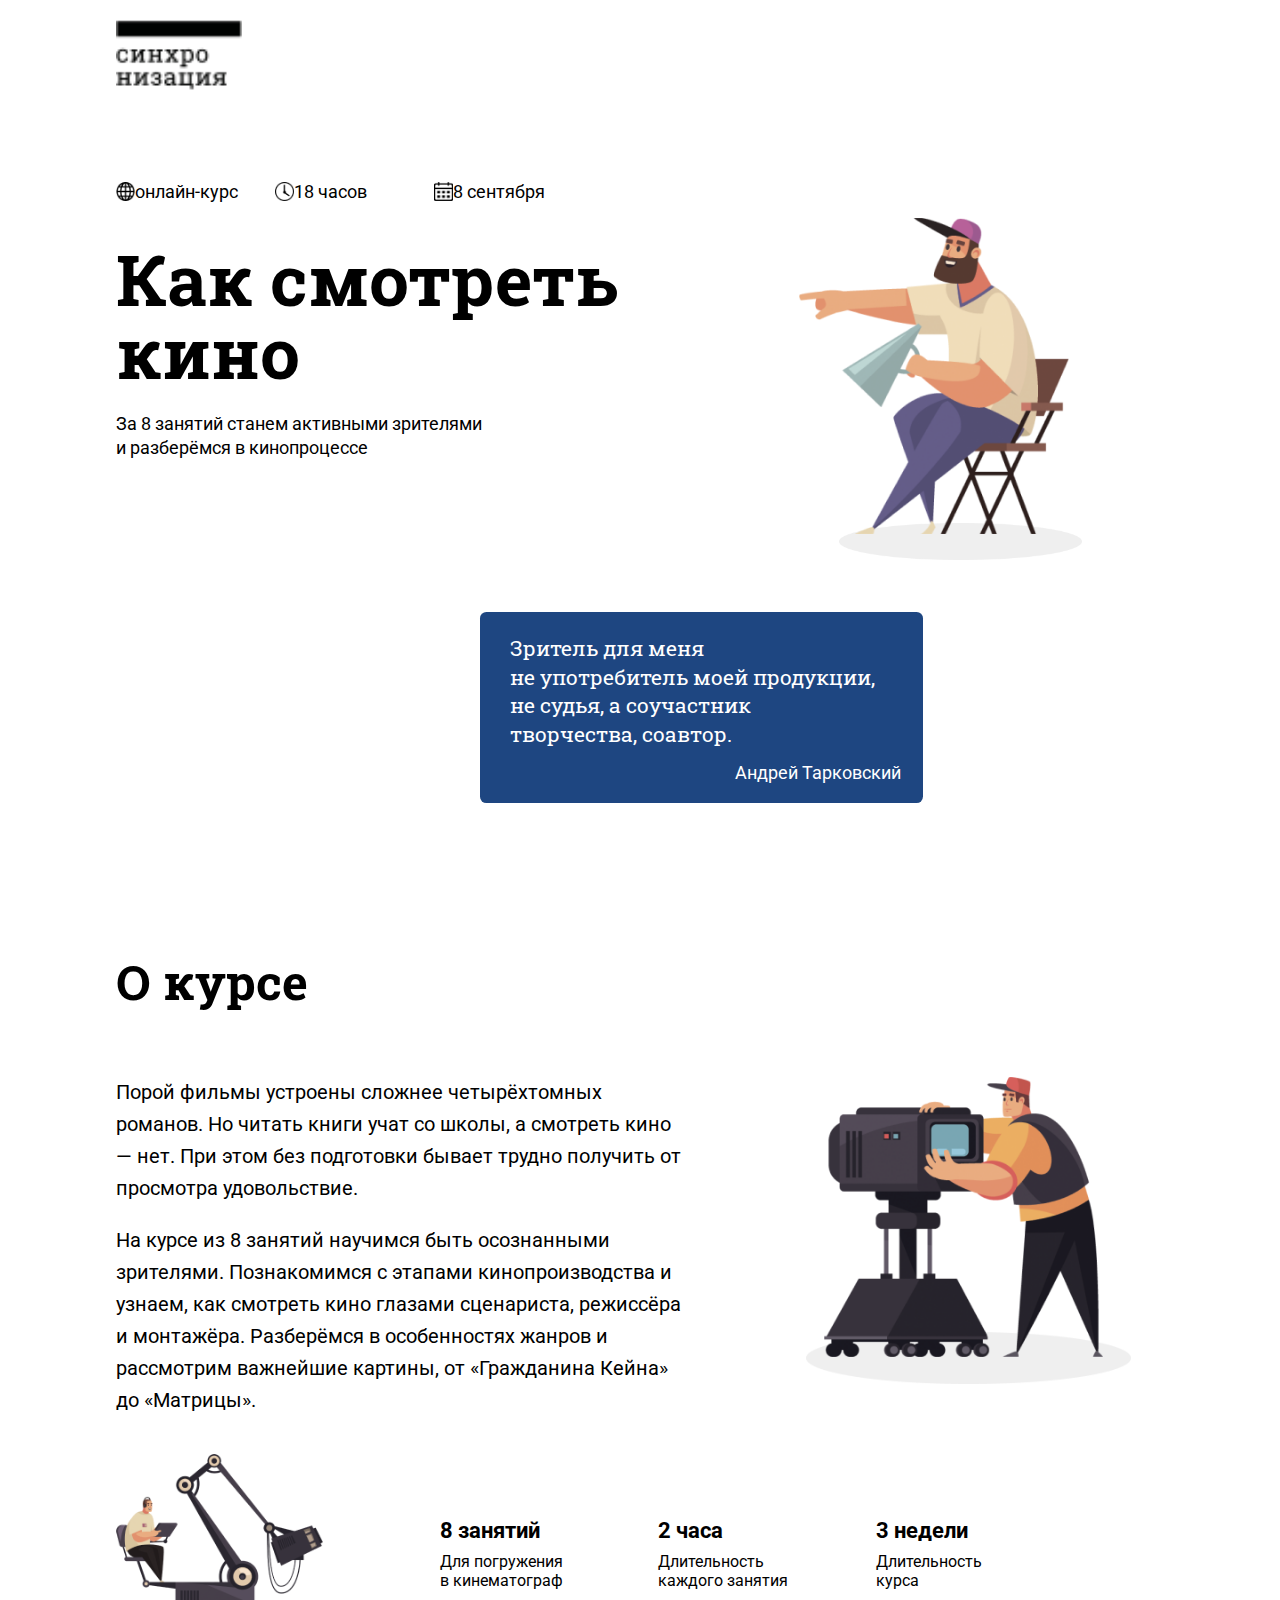
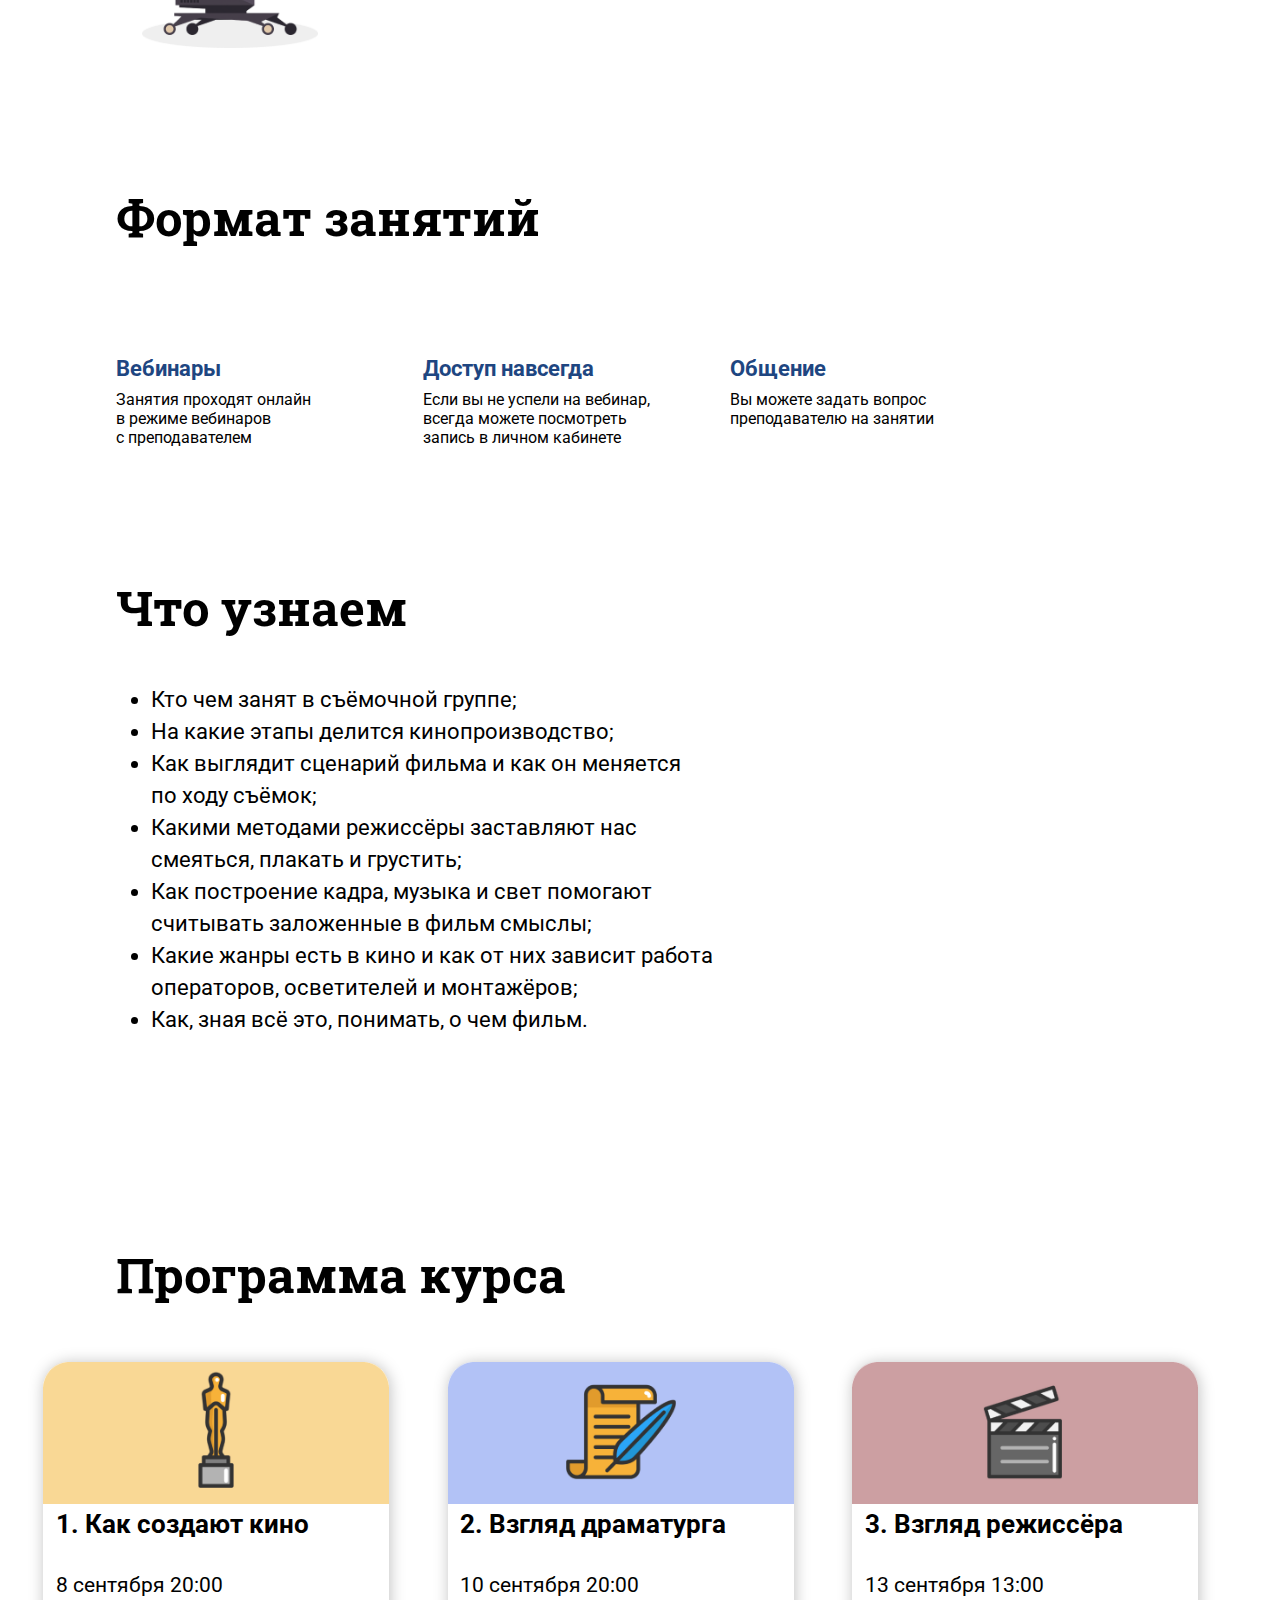
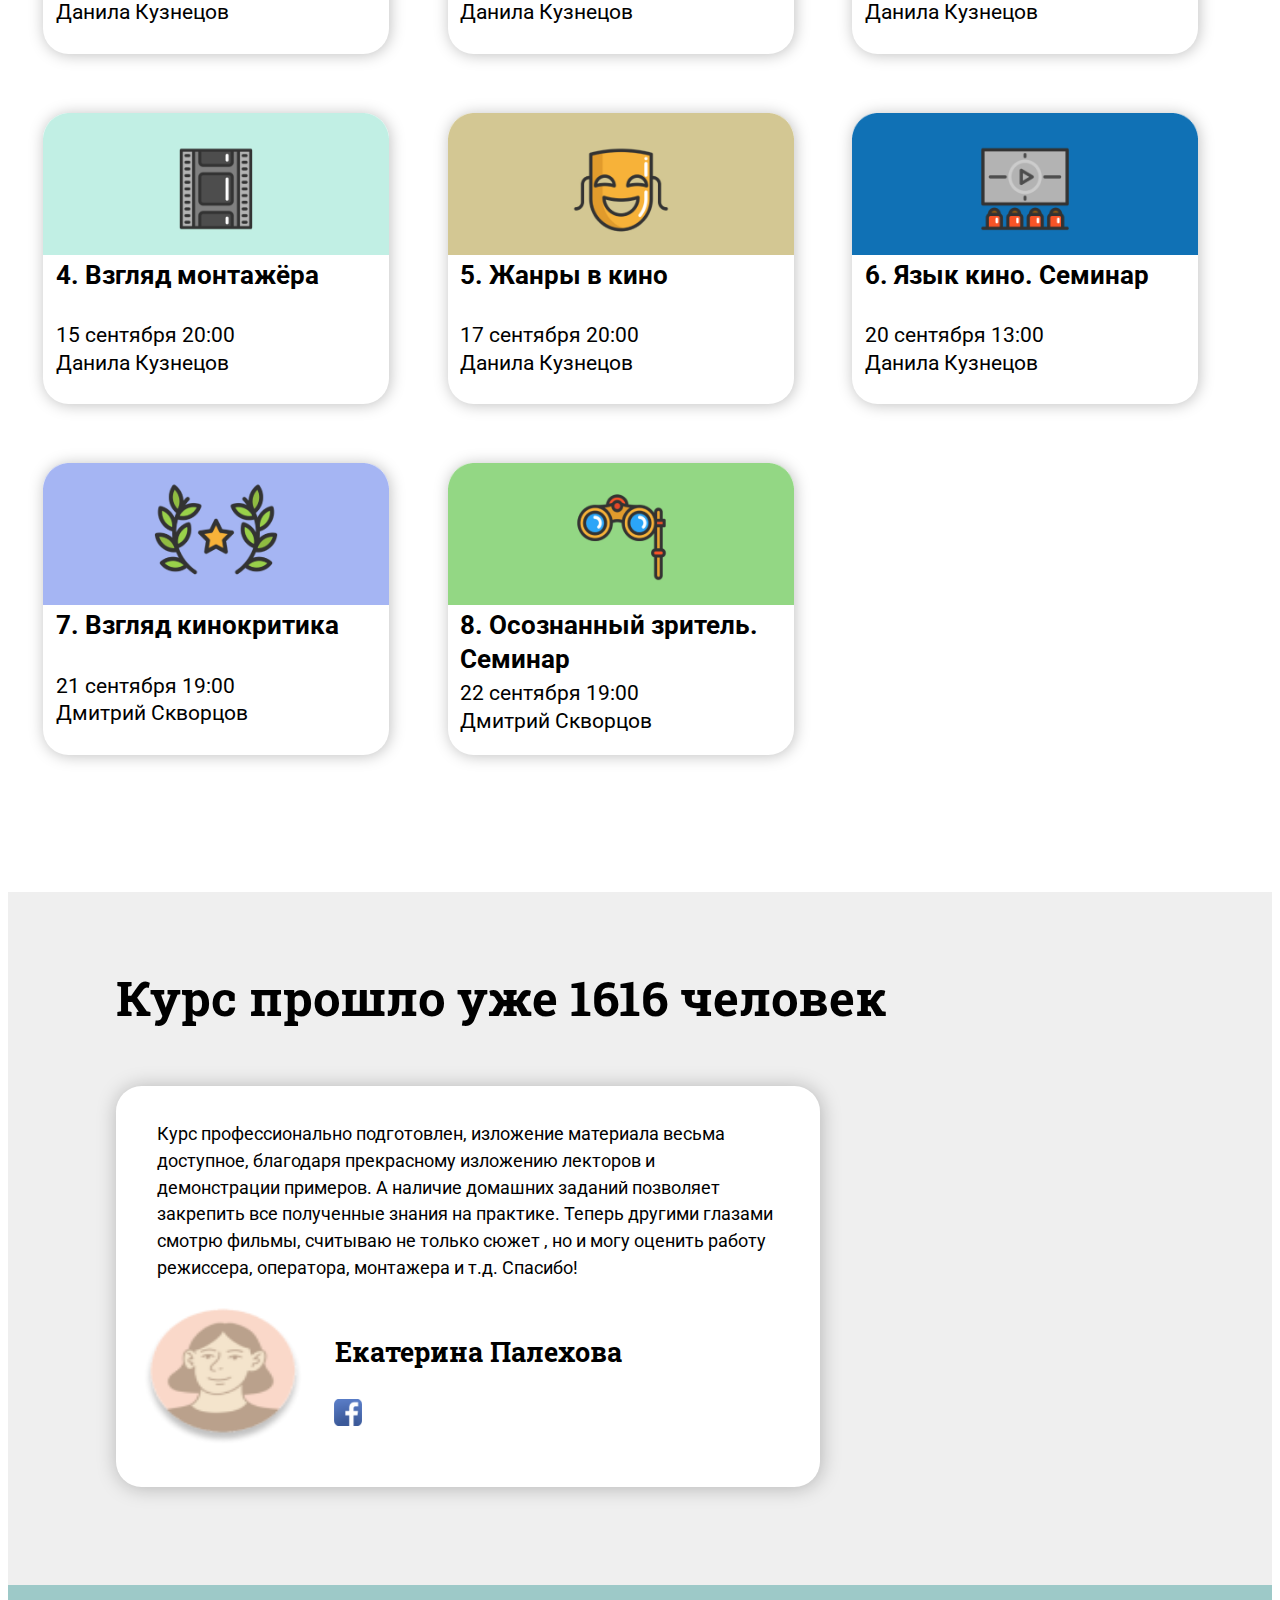
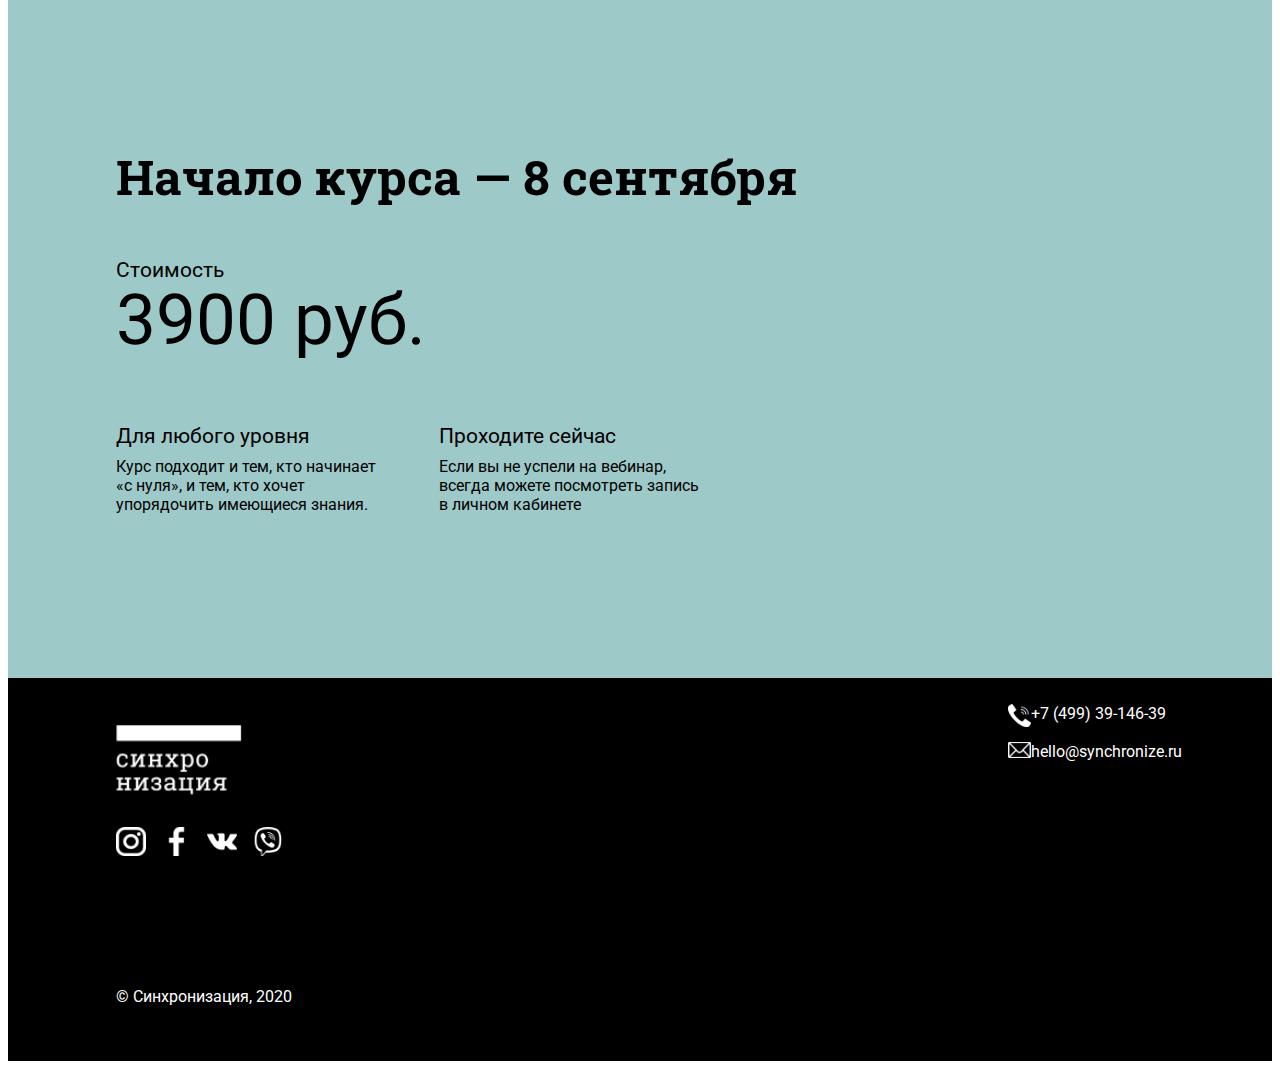
<file: project_files/project/index.html>
<!DOCTYPE html>
<html>
    <head>
        <title>project</title>
        <meta charset="UTF-8">
        <meta name="viewport" content="width=device-width, initial-scale=1.0">
        <link rel="stylesheet" href="./styles.css">
    </head>
    <body>
        <header>
            <img class="logo" src="фоточки/logomobileblack 1.png" alt="синхронизация">
            <div class="shortly">
                <div class="one">
                    <img class="icon" src="фоточки/globe.png" alt="globe">
                    <p class="text short">онлайн-курс</p>
                </div>
                <div class="one">
                    <img class="icon" src="фоточки/img_135744.png" alt="clock">
                    <p class="text short">18 часов </p>
                </div>
                <div class="one">
                    <img class="icon" src="фоточки/calendar2.png" alt="calendar">
                    <p class="text short">8 сентября</p>
                </div>
            </div>
        </header>
        <main>
            <div class="begin">
                <div class="left-fir">
                    <h1>Как смотреть кино</h1>
                    <p class="text under">За 8 занятий станем активными зрителями<br>
                        и разберёмся в кинопроцессе</p>
                </div>
                <div class="right-fir">
                    <img class="shadow-1" src="фоточки/Ellipse 2.png" alt="shadow">
                    <img class="man-sitting" src="фоточки/noroot 1.png" alt="sitting man">
                </div>
            </div>
                <div class="quote">
                    <p class="white">Зритель для меня<br>
                    не употребитель моей продукции, не судья, а соучастник<br>
                    творчества, соавтор.</p>
                    <p class="by">Андрей Тарковский</p>
                </div>
            <h2>О курсе</h2>
            <div class="about">
                <div class="left-sec">
                    <p>
                        Порой фильмы устроены сложнее четырёхтомных романов. Но читать книги учат со школы, а смотреть кино — нет. При этом без подготовки бывает трудно получить от просмотра удовольствие.</p>
                    <p>На курсе из 8 занятий научимся быть осознанными зрителями. Познакомимся с этапами кинопроизводства и узнаем, как смотреть кино глазами сценариста, режиссёра и монтажёра. Разберёмся в особенностях жанров и рассмотрим важнейшие картины, от «Гражданина Кейна» до «Матрицы».
                    </p>
                </div>
                    <div class="right-sec">
                    <img class="man-with-camera" src="фоточки/1 1.png" alt="man with camera">
                    <img class="shadow-2" src="фоточки/Ellipse 2.png" alt="shadow">
                    </div>
                </div>
                <div class="quantity">
                    <div class="left-thr">
                        <img class="man-sitting-with-camera" src="фоточки/photo 1.png" alt="man sitting with camera">
                        <img class="shadow-3" src="фоточки/Ellipse 2.png" alt="shadow">
                    </div>
                    <div class="right-thr">
                        <div class="period">
                            <h3>8 занятий</h3>
                            <p class="discr">Для погружения<br>
                                в кинематограф</p>
                        </div>
                        <div class="period">
                            <h3>2 часа</h3>
                            <p class="discr">Длительность<br>
                                каждого занятия</p>
                        </div>
                        <div class="period">
                                <h3>3 недели</h3>
                                <p class="discr">Длительность<br>
                                    курса</p>
                        </div>
                    </div>
                </div>
                <h2>Формат занятий</h2>
                <div class="study-info">
                    <div class="afford">
                    <h3 class="blue-text" style="color:#1E4681">Вебинары</h3>
                    <p class="afford-discr discr">Занятия проходят онлайн<br>
                    в режиме вебинаров<br>
                    с преподавателем</p>
                </div>
                <div class="afford">
                    <h3 class="blue-text" style="color:#1E4681">Доступ навсегда</h3>
                    <p class="afford-discr discr">Если вы не успели на вебинар, всегда можете посмотреть запись в личном кабинете</p>
                </div>
                <div class="afford">
                    <h3 class="blue-text" style="color:#1E4681">Общение</h3>
                    <p class="afford-discr discr">Вы можете задать вопрос<br>
                        преподавателю на занятии</p>
                </div>
            </div>
            <h2>Что узнаем</h2>
            <ul>
                <li>Кто чем занят в съёмочной группе;</li>
                <li>На какие этапы делится кинопроизводство;</li>
                <li>Как выглядит сценарий фильма и как он меняется<br>
                    по ходу съёмок;</li>
                <li>Какими методами режиссёры заставляют нас смеяться, плакать и грустить;</li>
                <li>Как построение кадра, музыка и свет помогают считывать заложенные в фильм смыслы;</li>
                <li>Какие жанры есть в кино и как от них зависит работа операторов, осветителей и монтажёров;</li>
                <li>Как, зная всё это, понимать, о чем фильм.</li>
            </ul>
            <h2>Программа курса</h2>
            <div class="cards-container">
                <div class="card">
                        <img class="image" src="фоточки/Rectangle 5.png" alt="card">
                    <div class="dateby">
                        <h4>1. Как создают кино</h4>
                        <p class="text btw">8 сентября 20:00<br>
                        Данила Кузнецов</p>
                    </div>
                </div>
            <div class="card">
                    <img class="image" src="фоточки/Rectangle 7.png" alt="card">
                <div class="dateby">
                    <h4>2. Взгляд драматурга</h4>
                    <p class="text btw">10 сентября 20:00<br>
                Данила Кузнецов</p>
                </div>
            </div>
            <div class="card">
                    <img class="image" src="фоточки/Rectangle 9.png" alt="card">
                <div class="dateby">
                    <h4>3. Взгляд режиссёра</h4>
                    <p class="text btw">13 сентября 13:00<br>
                    Данила Кузнецов</p>
                </div>
            </div>
            <div class="card">
                    <img class="image" src="фоточки/Rectangle 13.png" alt="card">
                <div class="dateby">
                    <h4>4. Взгляд монтажёра</h4>
                    <p class="text btw">15 сентября 20:00<br>
                    Данила Кузнецов</p>
                </div>
            </div>
            <div class="card">
                    <img class="image" src="фоточки/Rectangle 14.png" alt="card">
                <div class="dateby">
                    <h4>5. Жанры в кино</h4>
                    <p class="text btw">17 сентября 20:00<br>
                        Данила Кузнецов</p>
                </div>
            </div>
            <div class="card">
                    <img class="image" src="фоточки/Rectangle 15.png" alt="card">
                <div class="dateby">
                    <h4>6. Язык кино. Семинар</h4>
                    <p class="text btw">20 сентября 13:00<br>
                        Данила Кузнецов</p>
                </div>
            </div>
            <div class="card">
                    <img class="image" src="фоточки/Rectangle 19.png" alt="card">
                <div class="dateby">
                    <h4>7. Взгляд кинокритика</h4>
                    <p class="text btw">21 сентября 19:00<br>
                        Дмитрий Скворцов</p>
                </div>
            </div>
            <div class="card">
                    <img class="image" src="фоточки/Rectangle 20.png" alt="card">
                <div class="dateby">
                    <h4><span>8. Осознанный зритель.
                        Семинар</span></h4>
                    <p class="text btwn">22 сентября 19:00<br>
                        Дмитрий Скворцов</p>
                </div>
            </div>
            </div>
        <div class="grey">
            <h2 class="h-s">Курс прошло уже 1616 человек</h2>
            <div class="feedback">
                <p class="text t-fb">Курс профессионально подготовлен, изложение материала весьма доступное, благодаря прекрасному изложению лекторов и демонстрации примеров. А наличие домашних заданий позволяет закрепить все полученные знания на практике. Теперь другими глазами смотрю фильмы, считываю не только сюжет , но и могу оценить работу режиссера, оператора, монтажера и т.д. Спасибо!</p>
                <div class="ek-pa">
                <img class="image-2" src="фоточки/19.png" alt="photo">
                <div class="ek-pa-right">
                <h3 class="slab">Екатерина Палехова</h3>
                <img class="facebook" src="фоточки/fb_2 1.png" alt="facebook">
            </div>
                </div>
            </div>
        </div>
        <div class="price">
            <h5>Начало курса — 8 сентября</h5>
            <p class="text">Стоимость</p>
            <p class="cost">3900 руб.</p>
            <div class="end-container">
                <div class="for">
                    <p class="text">Для любого уровня</p>
                    <p class="discr-2">Курс подходит и тем, кто начинает «с нуля», и тем, кто хочет упорядочить имеющиеся знания.</p>
                </div>
                <div class="go">
                    <p class="text">Проходите сейчас</p>
                    <p class="discr-2">Если вы не успели на вебинар, всегда можете посмотреть запись в личном кабинете</p>
                </div>
            </div>
        </div>
    </main>
    <footer>
        <div class="icon-container">
                <img class="logo wh" src="фоточки/logo_mobile_white 1.png" alt="синхронизация">
            <div class="icons">
                <img class="media" src="фоточки/noroot(4).png" alt="inst">
                <img class="media" src="фоточки/fb.png" alt="facebook">
                <img class="media" src="фоточки/256841.png" alt="Vk">
                <img class="media" src="фоточки/noroot(2).png" alt="whatsapp">
            </div>
            <p class="company discr-2">&#169; Синхронизация, 2020</p>
        </div>
        <div class="contacts">
                <div class="contact-container">
                <img class="number" src="фоточки/phone_white.png" alt="phone">
                <p class="contact">+7 (499) 39-146-39</p>
            </div>
            <div class="contact-container">
                <img class="mail" src="фоточки/mail_white.png" alt="mail">
                <p class="contact">hello@synchronize.ru</p>
            </div>
            </div>
    </footer>
    </body>
</html>
</file>
<file: project_files/project/styles.css>
@import url('https://fonts.googleapis.com/css2?family=Roboto+Slab:wght@400;700&family=Roboto:wght@400;700&display=swap');
body {
    font-family: Roboto;
}
.text {
    margin: 0px;
    font-size: 1.66vw;
    line-height: 130%;
    font-weight: 400;
}
header {
    box-sizing: border-box;
    margin-top: 1.46vw;
    margin-left: 8.47vw;
    margin-bottom: 0.28vw;
}
.logo {
    margin: 0px;
    margin-bottom: 6.66vw;
    width: 9.8vw;
    height: 5.8vw;
}
.shortly {
    display: flex;
    justify-content: space-between;
    width: 35.28vw;
    height: 2.5vw;
}
.short {
    font-size: 1.39vw;
    margin-left: 0.7vw;
    margin: 0px;
    height: 2.22vw;
    width: 9.02vw;
    line-height: 1.60vw;
}
.icon {
    margin: 0px;
    height: 1.45vw;
    width: 1.45vw;
}
main {
    box-sizing: border-box;
    margin-top: 0vw;
    padding-left: 8.47vw;
}
.begin {
    display: flex;
    margin-bottom: 6.08vw;
}
.left-fir {
    margin-top: 2.01vw;
}
h1 {
    margin: 0;
    margin-bottom: 0px;
    height: 13.20vw;
    width: 43.61vw;
    font-family: Roboto Slab;
    line-height: 5.63vw;
    font-weight: 700;
    font-size: 5.55vw;
}
.one {
    display: flex;
}
.under {
    width: 28.75vw;
    margin: 0px;
    height: 4.3vw;
    font-size: 1.39vw;
}
.right-fir {
    display: flex;
    position: relative;
}
.man-sitting {
    z-index: 1;
    margin-left: 9.72vw;
    width: 21.11vw;
    height: 24.72vw;
}
.shadow-1 {
    z-index: 0;
    position: absolute;
    margin: 0px;
    right: -1vw;
    bottom: -2vw;
    width: 19vw;
    height: 2.85vw;
}
.quote {
    display: flex;
    flex-direction: column;
    position: relative;
    margin: 0px;
    width: 33.59vw;
    height: 13.9vw;
    margin-bottom: 12.03vw;
    border-radius: 0.5vw;
    margin-left: 28.43vw;
    background-color: #1E4681;
    color: white;
    padding: 0.5vw;
    box-shadow: rgba(0, 0, 0, 0.25);
}
.white {
    line-height: 2.25vw;
    font-family: Roboto Slab;
    font-weight: 400;
    margin: 0px;
    font-size: 1.67vw;
    padding-bottom: 0.625vw;
    padding-top: 1.2vw;
    padding-left: 1.8vw;
    padding-right:1.8vw;
}
.by {
    position: absolute;
    bottom: 10%;
    right: 5%;
    margin: 0px;
    font-size: 1.39vw;
    line-height: 1.8vw;
}
h2 {
    margin-bottom: 0;
    font-weight: 700;
    font-size: 3.82vw;
    line-height: 3.87vw;
    margin-top: 0px;
    width: 46.31vw;
    height: 6.45vw;
    font-family: Roboto Slab;
}
.about {
    display: flex;
    height: 25.98vw;
}
.left-sec{
    margin: 0px;
    margin-top: 1.32vw;
    width: 46vw;
    height: 25.98vw;
    font-size: 1.57vw;
    line-height: 2.5vw;
}
.right-sec{
    display: flex;
    position: relative;
}
.man-with-camera {
    z-index: 1;
    margin: 0px;
    margin-top: 2.92vw;
    margin-right: 13.20vw;
    width: 21.8vw;
    height: 21.875vw;
    margin-left: 10.625vw;
}
.shadow-2 {
    z-index: 0;
    position: absolute;
    right: 11vw;
    bottom: -1vw;
    width: 25.42vw;
    height: 4.1vw;
}
.quantity {
    margin-top: 6.46vw;
    display: flex;
    margin-bottom: 12.36vw;
}
.right-thr {
    display: flex;
}
.left-thr {
    display: flex;
    position: relative;
}
.man-sitting-with-camera {
    z-index: 1;
    margin: 0px;
    width: 16.11vw;
    height: 14.1vw;
    margin-right: 9.17vw;
}
.shadow-3 {
    z-index: 0;
    width: 13.125;
    height: 2.22vw;
    margin: 0px;
    position: absolute;
    bottom: -1vw;
    left: 2vw;
}
.period {
    margin-top: 4.86vw;
    margin-right: 6.60vw;
    height: 5.42vw;
    width: 10.416vw;
}
h3 {
    height: 2.7vw;
    margin: 0px;
    font-size: 1.73vw;
    font-weight: 700;
    margin-bottom: 0.06vw;
}
.discr {
    height: 2.71vw;
    width: 18.82vw;
    font-size: 1.25vw;
    margin: 0px;
}
.study-info {
    margin: 0px;
    display: flex;
    margin-top: 6.18vw;
    margin-bottom: 12.4vw;
}
.afford {
    height: 5.42vw;
    width: 15.49vw;
    margin: 0px;
    margin-right: 8.47vw;
}
ul {
    padding-left: 1.5vw;
    height: 27.01vw;
    width: 45.97vw;
    margin-left: 1.18vw;
    margin-top: 1.46vw;
    margin-bottom: 17.23vw;
}
li {
    line-height: 2.5vw;
    font-weight: 400;
    margin: 0px;
    font-size: 1.7vw; 
}
.cards-container {
    /*box-sizing: border-box;*/
    width: 95vw;
    /*padding: 2.5%;*/
    margin: 0px;
    right: 8vw;
    display: flex;
    position: relative;
    flex-wrap: wrap;
    margin-bottom: 8.4vw;
}
.card {
    margin: 2.3vw;
    border-radius: 2vw;
    box-shadow: 1px 1px 15px rgba(0, 0, 0, 0.25);
    width: 27vw;
    height: 22.78vw;
}
.image {
    width: 100%;
    margin: 0px;
    height: 48.78%;
}
.dateby {
    padding-right: 1.39vw;
    padding-left: 0.97vw;
    margin: 0px;
    flex-direction: column;
    justify-content: space-between;
    height: 51.22%;
    width: 100%;
}
h4 {
    margin: 0px;
    font-weight: 700;
    font-size: 2.04vw;
    line-height: 130%;
}
.btw {
    font-style: normal;
    font-weight: normal;
    margin: 0px;
    margin-top: 2.22vw;
}

.btwn {
    margin: 0px;
    margin-top: 0.6%;
}
span {
    line-height: 2.02vw;
}
.grey {
    flex-direction: column;
    margin-left: -8.47vw;
    justify-content: space-between;
    display: flex;
    position: relative;
    height: 54.17vw;
    background-color: #EFEFEF;
}
.h-s {
    margin: 0px;
    margin-left: 8.47vw;
    margin-top: 6.32vw;
    width: 68.55vw;
    /*height: 6.46vw;*/
}
.feedback {
    margin: 0px;
    margin-top: 1.4vw;
    margin-left: 8.47vw;
    width: 55vw;
    height: 31.32vw;
    border-radius: 2vw;
    box-shadow: 1px 1px 20px rgba(0, 0, 0, 0.25);
    background-color: white;
    margin-bottom: 7.7vw;
}
.t-fb {
    padding-top: 2.78vw;
    padding-left: 3.16vw;
    padding-right: 3.16vw;
    font-size: 1.39vw;
    line-height: 150%;
    margin: 0px;
    height: 14.1vw;
    width: 48.61vw;
}
.ek-pa {
    display: flex;
    position: relative;
    flex-wrap: wrap;
}
.slab {
    font-weight: 700;
    margin: 0px;
    font-size: 2.09vw;
    margin-top: 2.8vw;
    line-height: 101.38%;
    font-family: Roboto Slab;
}
.image-2 {
    border-radius: 50%;
    height: 11.74vw;
    width: 13.20vw;
    margin: 0px;
    margin-left: 1.8vw;
    margin-right: 2.08vw;
}
.facebook {
    position: absolute;
    left: 17vw;
    bottom: 2vw;
    margin: 0px;
    width: 2.22vw;
    height: 2.15vw;
}
.price {
    margin: 0px;
    margin-left: -8.47vw;
    background-color: rgba(157, 201, 200, 1);
    height: 54.17vw;
    padding-left: 8.4vw;
}
h5{
    margin: 0px;
    font-family: Roboto Slab;
    font-size: 3.82vw;
    width: 63vw;
    padding-top: 12.43vw;
    margin-bottom: 3.75vw;
}
.end-container {
    display: flex;
}
.for {
    margin-right: 4.86vw;
}
.cost {
    margin: 0px;
    width: 33.4vw;
    height: 6.26vw;
    font-size: 5.56vw;
    line-height: 5.6vw;
    margin-bottom: 4.52vw;
}
.discr-2 {
    margin: 0px;
    margin-top: 0.625vw;
    width: 20.41vw;
    font-size: 1.25vw;
}
footer {
    display: flex;
    position: relative;
    background-color: rgba(0, 0, 0, 1);
    color: white;
    height: 26.39vw;
    padding-left: 8.47vw;
    padding-top: 3.48vw;
    padding-right: 11.875vw;
}
.wh {
    margin: 0px;
}
.icons {
    display: flex;
    position: relative;
}
.media {
    margin-top: 2vw;
    margin-right: 1.25vw;
    width: 2.3vw;
    height: 2.3vw;
}
.company {
    margin-top: 10.2vw;
}
.contacts {
    position: absolute;
    top: 2vw;
    right: 7vw;
}
.number {
    margin: 0px;
    width: 1.8vw;
    height: 1.8vw;
}
.mail {
    margin: 0px;
    width: 1.8vw;
    height: 1.25vw;
}
.contact-container {
    margin: 0px;
    display: flex;
}
.contact {
    display: flex;
    margin: 0px;
    margin-bottom: 1.46vw;
}
@media (max-width: 991px) {
    .text {
        font-size: 3.2vw;
        line-height: 130%;
    }
    header {
        margin-top: 9.6vw;
        margin-left: 9.34vw;
        margin-bottom: 2.3vw;
    }
    .logo {
        margin-bottom: 11.9vw;
        width: 13.32vw;
        height: 8.2vw;
    }
    .shortly {
        width: 64vw;
        height: 3vw;
    }
    .one {
        display: flex;
    }
    .short {
        font-size: 2.67vw;
        margin-left: 1.34vw;
        height: 100%;
        width: 16.54vw;
        line-height: 115%;
    }
    .icon {
        height: 2.74vw;
        width: 2.74vw;
    }
    main {
        padding-left: 9.6vw;
    }
    .begin {
        display: block;
        margin-bottom: 10.3vw;
    }
    .left-fir {
        margin-top: 3.2vw;
    }
    h1 {
        height: 20.54vw;
        width: 73.6vw;
        line-height: 101.38%;
        font-size: 9.87vw;
        margin-bottom: 3.74vw;
    }
    .under {
        width: 56.64vw;
        height: 7.74vw;
        font-size: 2.66vw;
    }
    .man-sitting {
        z-index: 1;
        margin-left: 44.27vw;
        width: 38vw;
        height: 46.7vw;
    }
    .shadow-1 {
        z-index: 0;
        right: 4vw;
        bottom: -3vw;
        width: 34vw;
        height: 5.1vw;
    }
    .quote {
        width: 60vw;
        height: 24.85vw;
        margin-bottom: 20vw;
        border-radius: 1.33vw;
        margin-left: 3.2vw;
        /*padding: 2.67vw;*/
    }
    .white {
        line-height: 3.81vw;
        font-size: 2.9vw;
        padding-bottom: 1.87vw;
        padding-top: 2.4vw;
        padding-left: 3vw;
        padding-right: 3vw;
    }
    .by {
        font-size: 2.67vw;
        line-height: 3.47vw;
    }
    h2 {
        font-size: 7vw;
        line-height: 7.02vw;
        width: 65.6vw;
        max-height: 14.14vw;
    }
    .about {
        display: block;
        height: auto;
    }
    .left-sec{
        margin-top: 6.14vw;
        width: 82.14vw;
        height: 56.8vw;
        font-size: 3.2vw;
        line-height: 4.8vw;
    }
    .right-sec{
        display: flex;
        position: relative;
    }
    .man-with-camera {
        margin-top: 4.54vw;
        /*margin-right: 17.6vw;*/
        width: 39vw;
        height: 42.744vw;
        margin-left: 17.6vw;
    }
    .shadow-2 {
        right: 25vw;
        bottom: -3vw;
        width: 45.48vw;
        height: 7.34vw;
    }
    .quantity {
        margin-top: 15.8vw;
        display: flex;
        margin-bottom: 11.74vw;
    }
    .right-thr {
        flex-wrap: wrap;
    }
    .left-thr {
        display: none;
    }
    .period {
        margin: 0vw;
        margin-right: 8.8vw;
        height: 12vw;
        width: 23.2vw;
        margin-bottom: 7vw;
    }
    h3 {
        height: 3.2vw;
        width: 15.2vw;
        font-size: 3.2vw;
        margin-bottom: 1.87vw;
    }
    .discr {
        height: 7vw;
        width: 20.8vw;
        font-size: 2.67vw;
    }
    .study-info {
        display: flex;
        flex-direction: column;
        margin-top: 8.54vw;
        margin-bottom: 11.47vw;
    }
    .afford {
        height: 11.74vw;
        width: 48vw;
        margin-right: 0vw;
        margin-bottom: 8.8vw;
    }
    .afford-discr {
        margin-top: 1.33vw;
        max-height: 10.4vw;
        width: 48vw;
    }
    .blue-text {
        width: 26.67vw;
        height: 3.74vw;
    }
    ul {
        padding-left: 1.34vw;
        height: 52vw;
        width: 79.74vw;
        margin-left: 0.54vw;
        margin-top: 5.87vw;
        margin-bottom: 17vw;
    }
    li {
        line-height: 4.8vw;
        font-size: 3.2vw; 
    }
    .cards-container {
        width: auto;
        /*right: 8vw;*/
        display: block;
        margin-bottom: 12.6vw;
        margin-top: 12.8vw;
    }
    .card {
        margin: 0;
        margin-left: 16vw;
        margin-bottom: 6.44vw;
        border-radius: 4vw;
        width: 49.58vw;
        height: 40.76vw;
    }
    .dateby {
        padding-right: 10.4vw;
        padding-left: 2.49vw;
    }
    h4 {
        font-size: 3.74vw;
    }
    .btw {
        font-size: 3.2vw;
        margin-top: 3.94vw;
    }
    .btwn {
        font-size: 3.2vw;
    }
    span {
        line-height: 3.6vw;
    }
    .grey {
        flex-direction: column;
        margin-left: -8.47vw;
        justify-content: space-between;
        display: flex;
        position: static;
        height: 112.8vw;
        background-color: #EFEFEF;
    }
    .ek-pa {
        display: flex;
    }
    .h-s {
        margin-left: 9.6vw;
        margin-top: 11.2vw;
        width: 65.6vw;
        font-size: 6.933vw;
    }
    .feedback {
        margin-top: 7.2vw;
        margin-left: 8.47vw;
        width: 82.14vw;
        height: 66.14vw;
        border-radius: 4vw;
        margin-bottom: 14.14vw;

    }
    .t-fb {
        padding-left: 5.6vw;
        padding-top: 4.925vw;
        padding-right: 5.6vw;
        font-size: 2.67vw;
        line-height: 4vw;
        height: 31.74vw;
        width: 71vw;
    }
    .slab {
        width: 43.74vw;
        font-size: 3.74vw;
        margin-top: 8.54vw;
    }
    .image-2 {
        padding-left: 5.6vw;
        border-radius: 0;
        height: 22vw;
        width: 22vw;
        margin-left: 0;
        margin-right: 3.733vw;
        margin-top: 3.73vw;
    }
    .facebook {
        position: static;
        width: 4vw;
        margin-top: 4.4vw;
        height: 4.59vw;
    }
    .ek-pa-right {
        margin: 0px;
    }
    .price {
        margin-left: -9.6vw;
        height: 96.8vw;
        padding-left: 9.6vw;
    }
    h5{
        font-size: 6.93vw;
        width: 58vw;
        padding-top: 16.53vw;
        margin-bottom: 7.55vw;
    }
    .for {
        margin-right: 8.27vw;
    }
    .cost {
        width: 45vw;
        height: 10.93vw;
        font-size: 9.87vw;
        line-height: 10vw;
        margin-bottom: 8.4vw;
    }
    .discr-2 {
        margin-top: 1.216vw;
        width: 36.8vw;
        font-size: 2.67vw;
    }
    footer {
        display: flex;
        position: relative;
        height: 67vw;
        padding-left: 10.4vw;
        padding-top: 6.21vw;
        padding-right: 50.352vw;
    }
    .wh {
        margin: 0px;
    }
    .icons {
        display: flex;
        margin: 0px;
        margin-top: 3.74vw;
    }
    .media {
        margin-top: 0vw;
        margin-right: 3.2vw;
        width: 4.13vw;
        height: 4vw;
    }
    .company {
        margin-top: 36.7vw;
        font-size: 2.67vw;
        width: 30.4vw;
    }
    .number {
        margin: 0px;
        width: 3.36vw;
        height: 3.36vw;
    }
    .mail {
        padding-top: 1vw;
        width: 3.36vw;
        height: 2.24vw;
    }
    .contacts {
        position: absolute;
        top: 30vw;
        left: 9vw;
    }
    .contact-container {
        display: flex;
    }
    .contact {
        display: block;
        margin: 0px;
        margin-bottom: 1.6vw;
        margin-left: 2.74vw;
    }
}
</file>
